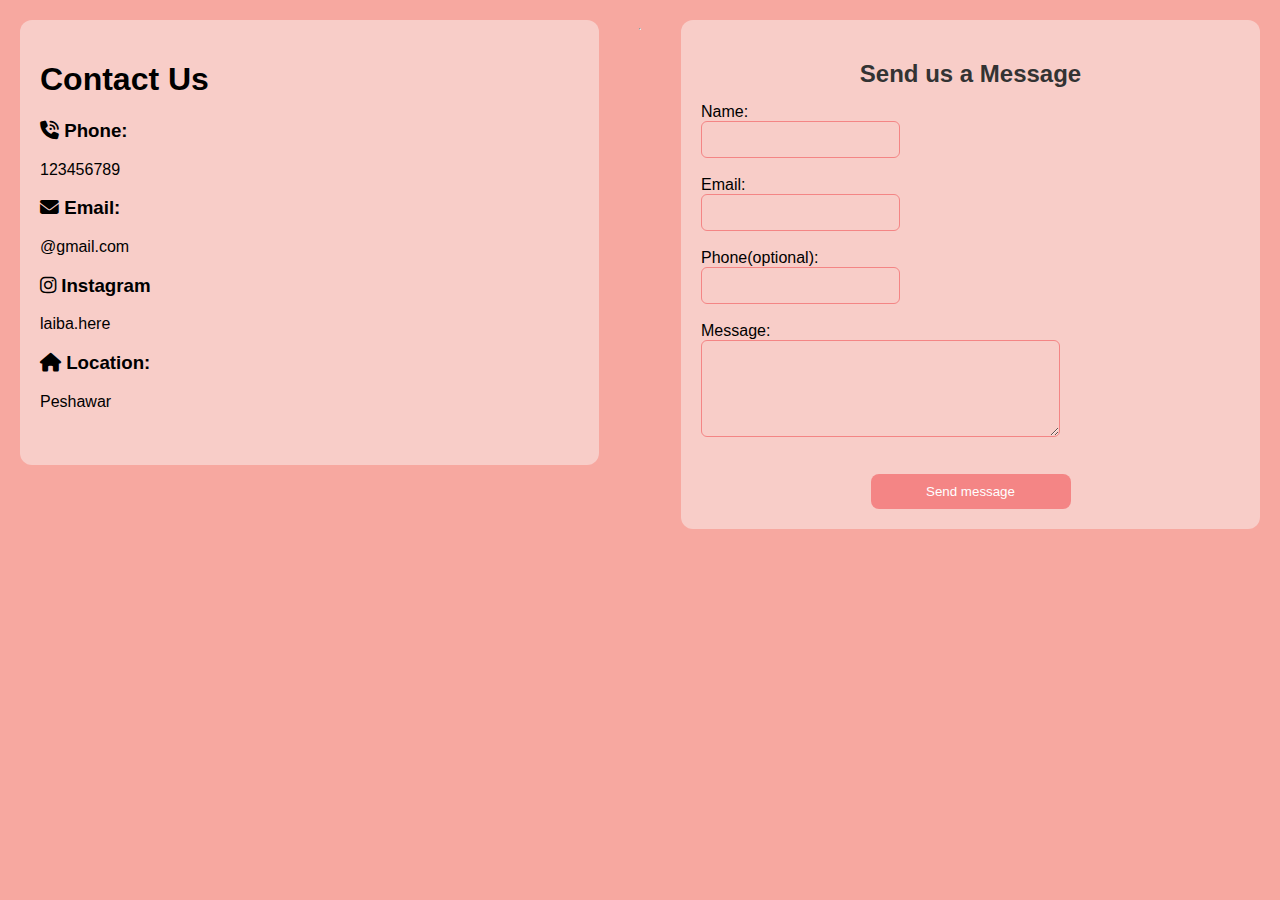
<file: ContactMe.html>
<!DOCTYPE html>
<html lang="en">
<head>
    <meta charset="UTF-8">
    <meta name="viewport" content="width=device-width, initial-scale=1.0">
    <title>Document</title>
    <link rel="stylesheet" href="https://cdnjs.cloudflare.com/ajax/libs/font-awesome/6.7.2/css/all.min.css" integrity="sha512-Evv84Mr4kqVGRNSgIGL/F/aIDqQb7xQ2vcrdIwxfjThSH8CSR7PBEakCr51Ck+w+/U6swU2Im1vVX0SVk9ABhg==" crossorigin="anonymous" referrerpolicy="no-referrer" />
    <link rel="stylesheet" href="style1.css">
</head>
<body>
    <div class="contact-me">
    <div class="contact">
    <h1>Contact Us</h1>
    <h3><i class="fa-solid fa-phone-volume"></i> Phone:</h3>
    <p>123456789</p>
    <h3><i class="fa-solid fa-envelope"></i> Email:</h3>
    <p>@gmail.com</p>
    <h3><i class="fa-brands fa-instagram"></i> Instagram</h3>
    <p>laiba.here</p>
    <h3><i class="fa-solid fa-house"></i> Location:</h3>
    <P>Peshawar</P>
    <br>
    </div>
    <hr>
    
    <div class="message">
    <h2>Send us a Message</h2>
    Name:
    <br>
    <input type="text" placeholder="" class="text">
    <br>
    <br>
    Email:
    <br>
    <input type="text" placeholder="" class="text">
    <br>
    <br>
    Phone(optional):
    <br>
    <input type="text" placeholder="" class="text">
    <br>
    <br>
    Message:
    <br>
    <textarea id="message" rows="5" cols="40" placeholder="Type your message here..." class="text">        </textarea>
    <br>
    <br>
    <button id="button">Send message</button>
    </div>
    </div>
    
</body>
</html>
</file>
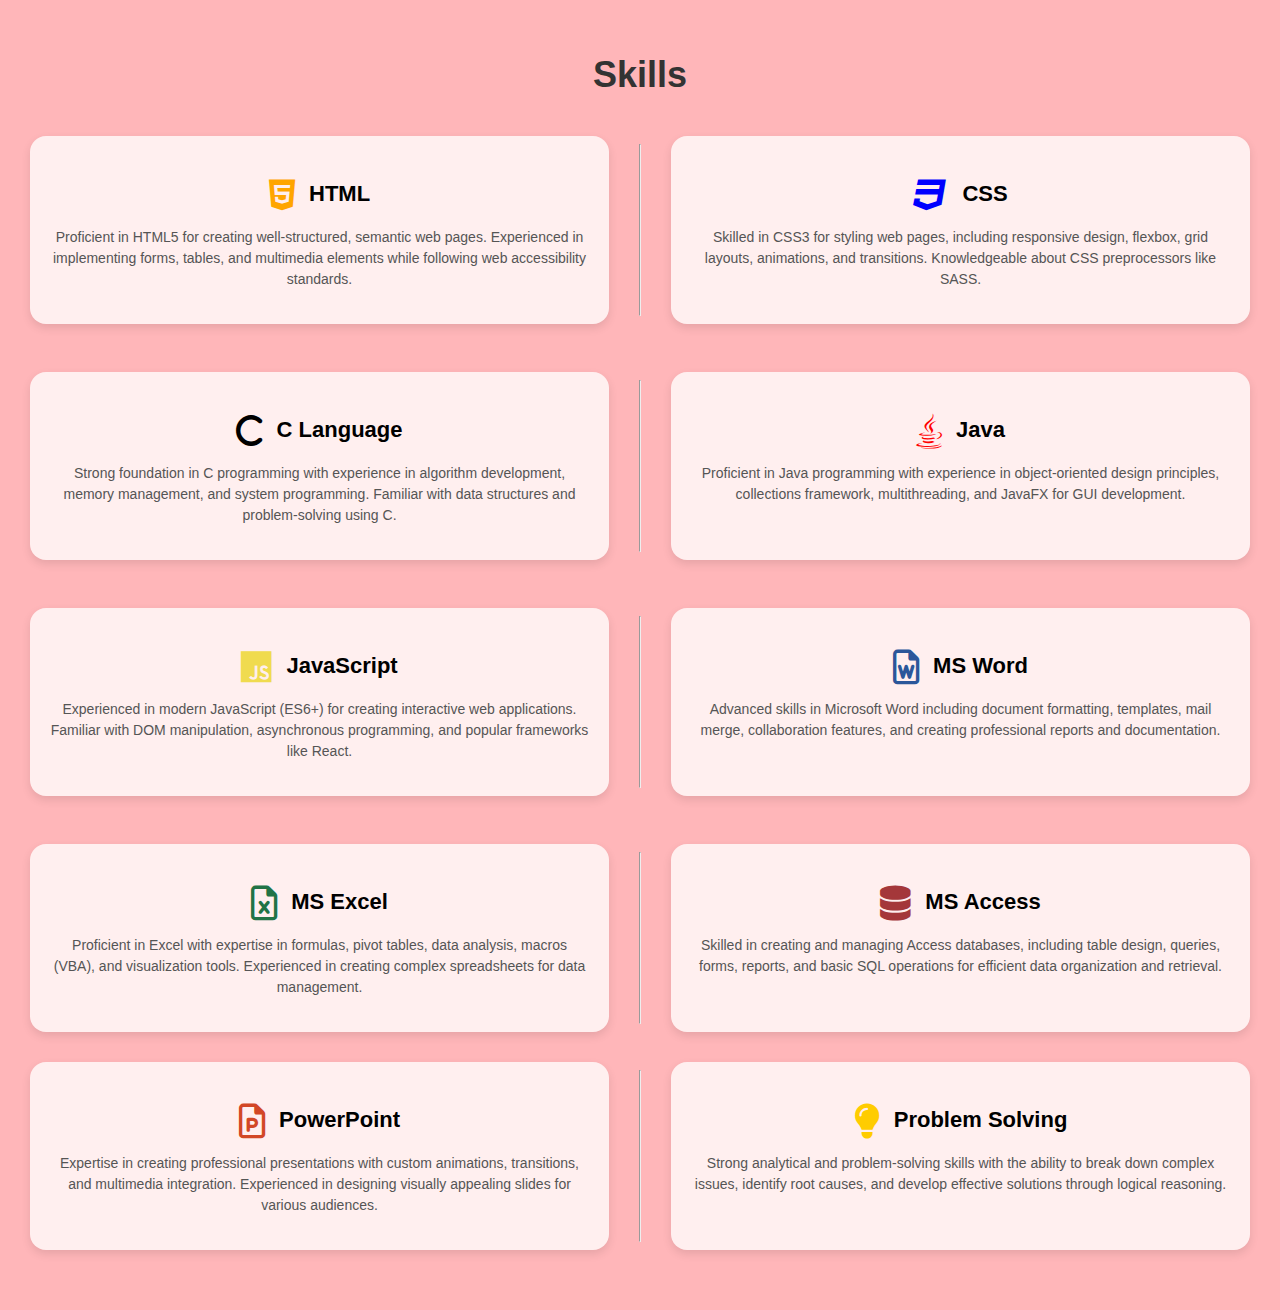
<file: skills.html>
<!DOCTYPE html>
<html lang="en">
<head>
    <meta charset="UTF-8">
    <meta name="viewport" content="width=device-width, initial-scale=1.0">
    <title>Document</title>
    <link rel="stylesheet" href="https://cdnjs.cloudflare.com/ajax/libs/font-awesome/6.7.2/css/all.min.css" integrity="sha512-Evv84Mr4kqVGRNSgIGL/F/aIDqQb7xQ2vcrdIwxfjThSH8CSR7PBEakCr51Ck+w+/U6swU2Im1vVX0SVk9ABhg==" crossorigin="anonymous" referrerpolicy="no-referrer" />
    <link rel="stylesheet" href="style2.css">
</head>
<body>
    <h1>Skills</h1>
    <div class="row1">
    <div id="Html"><h3><i class="fa-brands fa-html5"></i> HTML</h3>
    <p>Proficient in HTML5 for creating well-structured, semantic web pages. Experienced in implementing forms, tables, and multimedia elements while following web accessibility standards.</p> </div>
    <hr>
    <div id="css"><h3><i class="fa-brands fa-css3"></i> CSS</h3>
    <p>Skilled in CSS3 for styling web pages, including responsive design, flexbox, grid layouts, animations, and transitions. Knowledgeable about CSS preprocessors like SASS.</p> </div>
    </div>
    <br>
     <div class="row2">
    <div id="C-lang"> <h3> <i class="fa-solid fa-c"></i> C Language</h3>
    <P>Strong foundation in C programming with experience in algorithm development, memory management, and system programming. Familiar with data structures and problem-solving using C.</P></div>
    <hr>
    <div id="java"><h3><i class="fa-brands fa-java"></i> Java</h3>
    <p>Proficient in Java programming with experience in object-oriented design principles, collections framework, multithreading, and JavaFX for GUI development.</p> </div>
    </div>
    <br>
    <div class="row3">
    <div id="Java-script"><h3><i class="fa-brands fa-js"></i> JavaScript</h3>
    <p>Experienced in modern JavaScript (ES6+) for creating interactive web applications. Familiar with DOM manipulation, asynchronous programming, and popular frameworks like React.</p></div>
    <hr>
    <div id="Ms-word"><h3><i class="fa-regular fa-file-word"></i> MS Word</h3>
    <p>Advanced skills in Microsoft Word including document formatting, templates, mail merge, collaboration features, and creating professional reports and documentation.</p></div>
    </div>  
    <br>
    <div class="row4">
    <div id="Ms-excel"><h3><i class="fa-regular fa-file-excel"></i> MS Excel</h3>
    <p>Proficient in Excel with expertise in formulas, pivot tables, data analysis, macros (VBA), and visualization tools. Experienced in creating complex spreadsheets for data management.</p></div>
    <hr>
    <div id="Ms-access"><h3><i class="fa-solid fa-database"></i> MS Access</h3>
    <p>Skilled in creating and managing Access databases, including table design, queries, forms, reports, and basic SQL operations for efficient data organization and retrieval.</p></div>
    </div>
    <div class="row5">
    <div id="power-point"><h3><i class="fa-regular fa-file-powerpoint"></i> PowerPoint</h3>
    <p>Expertise in creating professional presentations with custom animations, transitions, and multimedia integration. Experienced in designing visually appealing slides for various audiences.</p></div>
    <hr>
     <div id="problem-solving"><h3><i class="fa-solid fa-lightbulb"></i> Problem Solving</h3>
    <p>Strong analytical and problem-solving skills with the ability to break down complex issues, identify root causes, and develop effective solutions through logical reasoning.</p></div>    
</div>
</body>
</html>
</file>
<file: style1.css>
/*body{
    background-color: #f7a8a0;
}
.contact-me{
    display:flex;
    
}
.contact{
    width: 50%;
    padding-left: 250px;
    border-radius: 8px
}
.message{
    width: 50%;
    padding-left: 200px;
    border-radius: 8px;
}
.text{
    background-color: #f8cdc8;
}
#button{
    background-color: #f48585;
    height: 30px;
     border-radius: 6px;
    
}*/
/*
body {
    background-color: #f7a8a0;
    font-family: 'Segoe UI', Tahoma, Geneva, Verdana, sans-serif;
    margin: 0;
    padding: 40px;
}

.contact-me {
    display: flex;
    justify-content: center;
    align-items: flex-start;
    flex-wrap: wrap;
    gap: 50px;
}

.contact, .message {
    width: 40%;
    min-width: 280px;
    background-color: #ffe8e4;
    padding: 30px 20px;
    border-radius: 16px;
    box-sizing: border-box;
    border: 2px solid #f48585;
}

.contact h2, .message h2 {
    text-align: center;
    margin-bottom: 25px;
    color: #333;
    font-weight: bold;
    font-size: 22px;
}

.text {
    background-color: #f8cdc8;
    padding: 12px 15px;
    border-radius: 8px;
    border: none;
    width: 100%;
    box-sizing: border-box;
    margin-bottom: 20px;
    font-size: 14px;
}

#button {
    display: block;
    background-color: #f48585;
    color: white;
    height: 38px;
    width: 120px;
    margin: 20px auto 0 auto;
    border: none;
    border-radius: 20px;
    font-size: 15px;
    cursor: pointer;
    transition: background-color 0.3s ease, transform 0.2s ease;
}

#button:hover {
    background-color: #e06666;
    transform: translateY(-2px);
}
*/

body {
    background-color: #f7a8a0;
    font-family: Arial, sans-serif;
    margin: 0;
    padding: 20px;
}

.contact-me {
    display: flex;
    justify-content: center;
    align-items: flex-start;
    gap: 40px; /* space between contact and message */
}

.contact, .message {
    width: 50%;
    background-color: #f8cdc8;
    padding: 20px;
    border-radius: 12px;
    box-sizing: border-box;
}

.contact h2, .message h2 {
    text-align: center;
    margin-bottom: 15px;
    color: #333;
}

.text {
    background-color: #f8cdc8;
    padding: 10px;
    border-radius: 6px;
    border: 1px solid #f48585;
}

#button {
    display: block;
    background-color: #f48585;
    color: white;
    height: 35px;
    width: 200px;
    margin: 15px auto 0 auto;
    border: none;
    border-radius: 8px;
    cursor: pointer;
    transition: background-color 0.3s ease;
}

#button:hover {
    background-color: #e06666;
}
</file>
<file: style2.css>
/*body{
    background-color: #FFB6B9;
}
h1{
    text-align: center;
}
.row1{
   display: flex;
}
.row2{
    display: flex;
}
.row3{
    display: flex;
}
#Html{
    text-align: center;
    border: 3px solid black;
    width:1400px;
    height:150px;
    background-color: #FFE0E0;
}
#css{
    text-align: center;
    border: 2px solid black;
    width:1400px;
    height:150px;
    background-color: #FFE0E0;
}
#C-lang{
    text-align: center;
    border: 3px solid black;
    width:1400px;
    height:150px;
    background-color: #FFE0E0;
}
#java{
    text-align: center;
    border: 3px solid black;
    width:1400px;
    height:150px;
    background-color: #FFE0E0;
}
#Ms-word{
    text-align: center;
    border: 3px solid black;
    width: 1400px;
    height:150px;
    background-color: #FFE0E0;
}
#Ms-excel{
    text-align: center;
    border: 3px solid black;
    width:1400px;
    height:150px;
    background-color: #FFE0E0;
}
#power-point{
    text-align: center;
    border: 3px solid black;
    width:630px;
    height:150px;
    background-color: #FFE0E0;
}
#Html i {
    color: orange;
}

#css i {
    color: blue;
}

#C-lang i {
    color: black;
}

#java i {
    color: red;
}

#Ms-word i {
    color: blue;
}

#Ms-excel i {
    color: green;
}

#power-point i {
    color: orangered;
}*/


body {
    background-color: #FFB6B9;
    font-family: 'Segoe UI', Tahoma, Geneva, Verdana, sans-serif;
    margin: 0;
    padding: 30px;
}

h1 {
    text-align: center;
    color: #333;
    margin-bottom: 40px;
    font-size: 36px;
}

.row1, .row2, .row3, .row4, .row5 {
    display: flex;
    justify-content: center;
    gap: 30px;
    margin-bottom: 30px;
}

#Html, #css, #C-lang, #java, #Ms-word, #Ms-excel, #power-point,#Ms-access,#Java-script, #problem-solving {
    background-color: #FFEFEF;
    border-radius: 16px;
    width: 600px;
    padding: 20px;
    text-align: center;
    box-shadow: 0 4px 10px rgba(0,0,0,0.1);
    transition: transform 0.3s, box-shadow 0.3s;
}

#Html:hover, #css:hover, #C-lang:hover, #java:hover, #Java-script:hover, #Ms-word:hover, #Ms-excel:hover, #Ms-access:hover, #power-point:hover,#problem-solving:hover {
    transform: translateY(-8px);
    box-shadow: 0 8px 20px rgba(0,0,0,0.2);
    background-color: #fff5f5;
}

h3 {
    font-size: 22px;
    margin-bottom: 10px;
}

p {
    font-size: 14px;
    color: #555;
    line-height: 1.5;
}
/* Icon Styling */
i {
    font-size: 35px;
    margin-right: 8px;
    vertical-align: middle;
}


#Html i {
    color: orange;
}

#css i {
    color: blue;
}

#C-lang i {
    color: black;
}

#java i {
    color: red;
}

#Ms-word i {
    color: #2B579A; 
}

#Ms-excel i {
    color: #217346; 
}

#power-point i {
    color: #D24726; 
}

#Java-script i {
    color: #F0DB4F; 
}

#Ms-access i {
    color: #A4373A; 
}

#problem-solving i {
    color: #FFCC00; 
}
</file>
